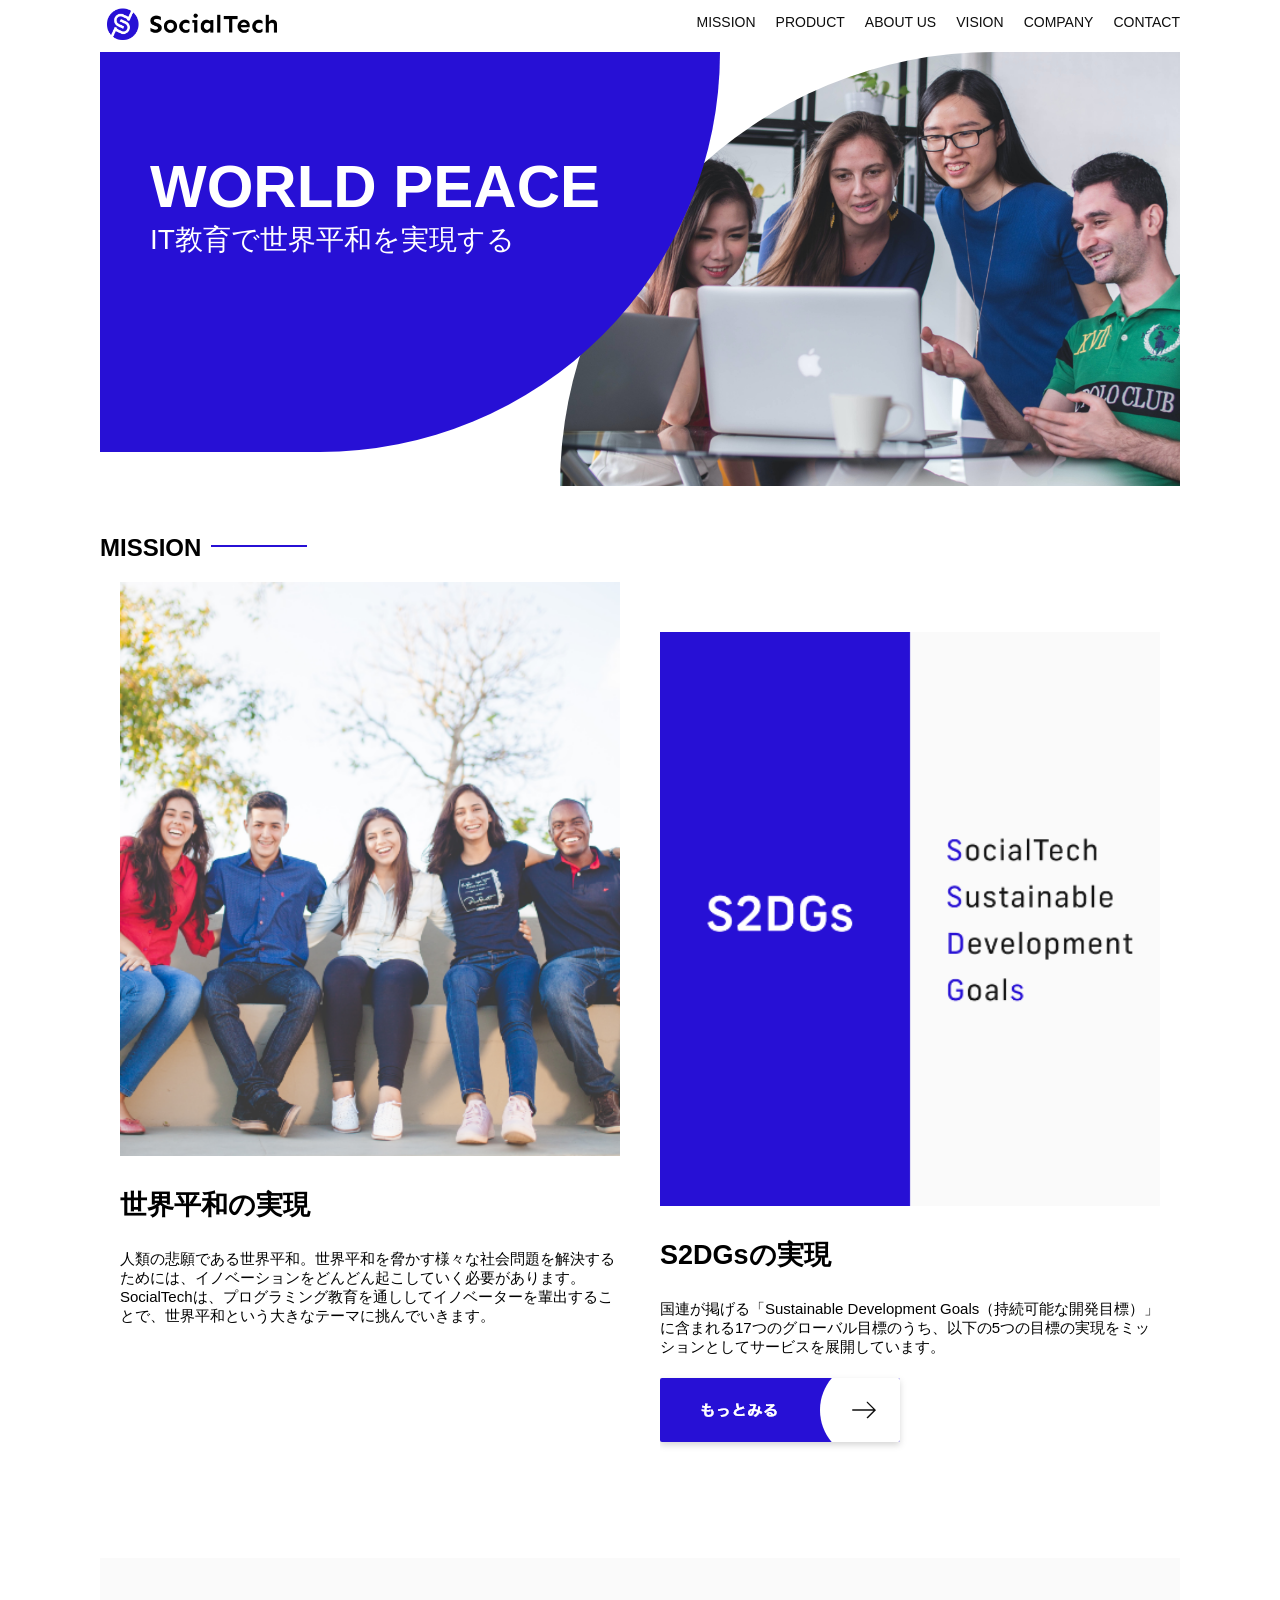
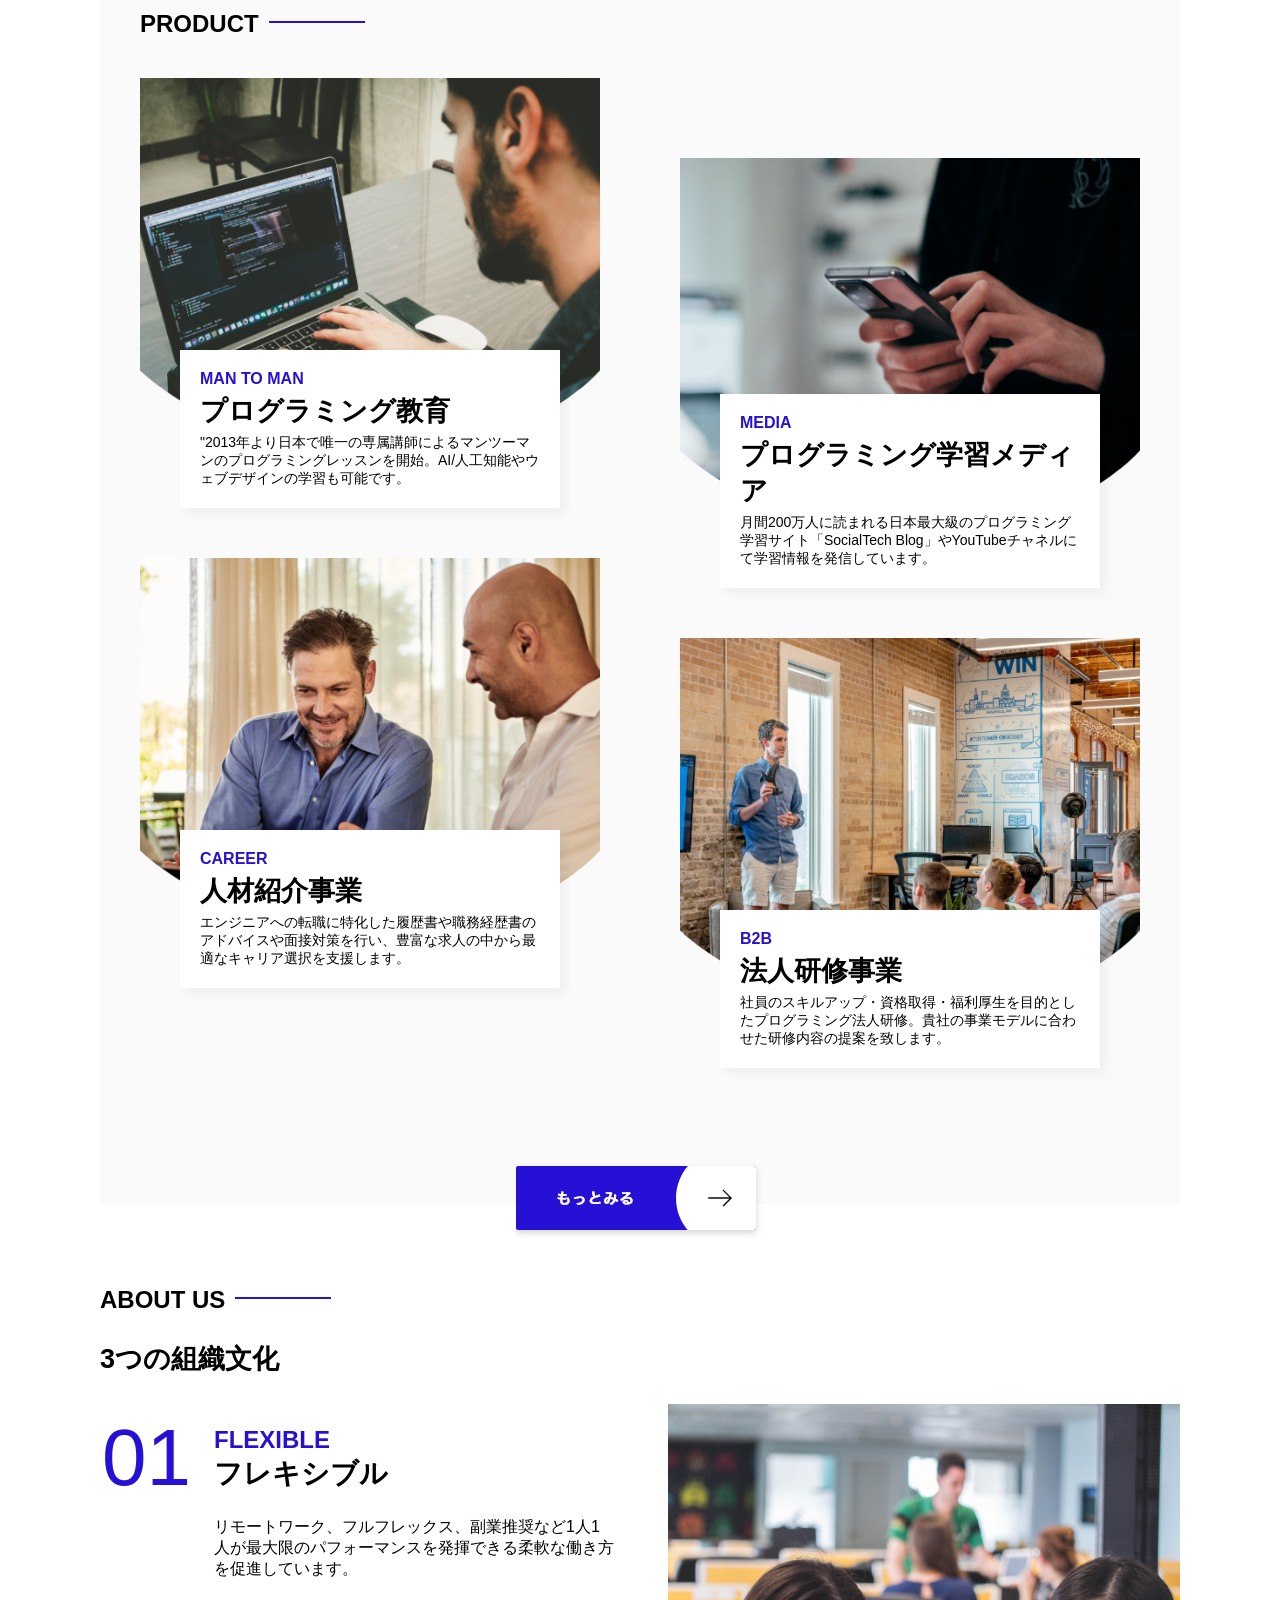
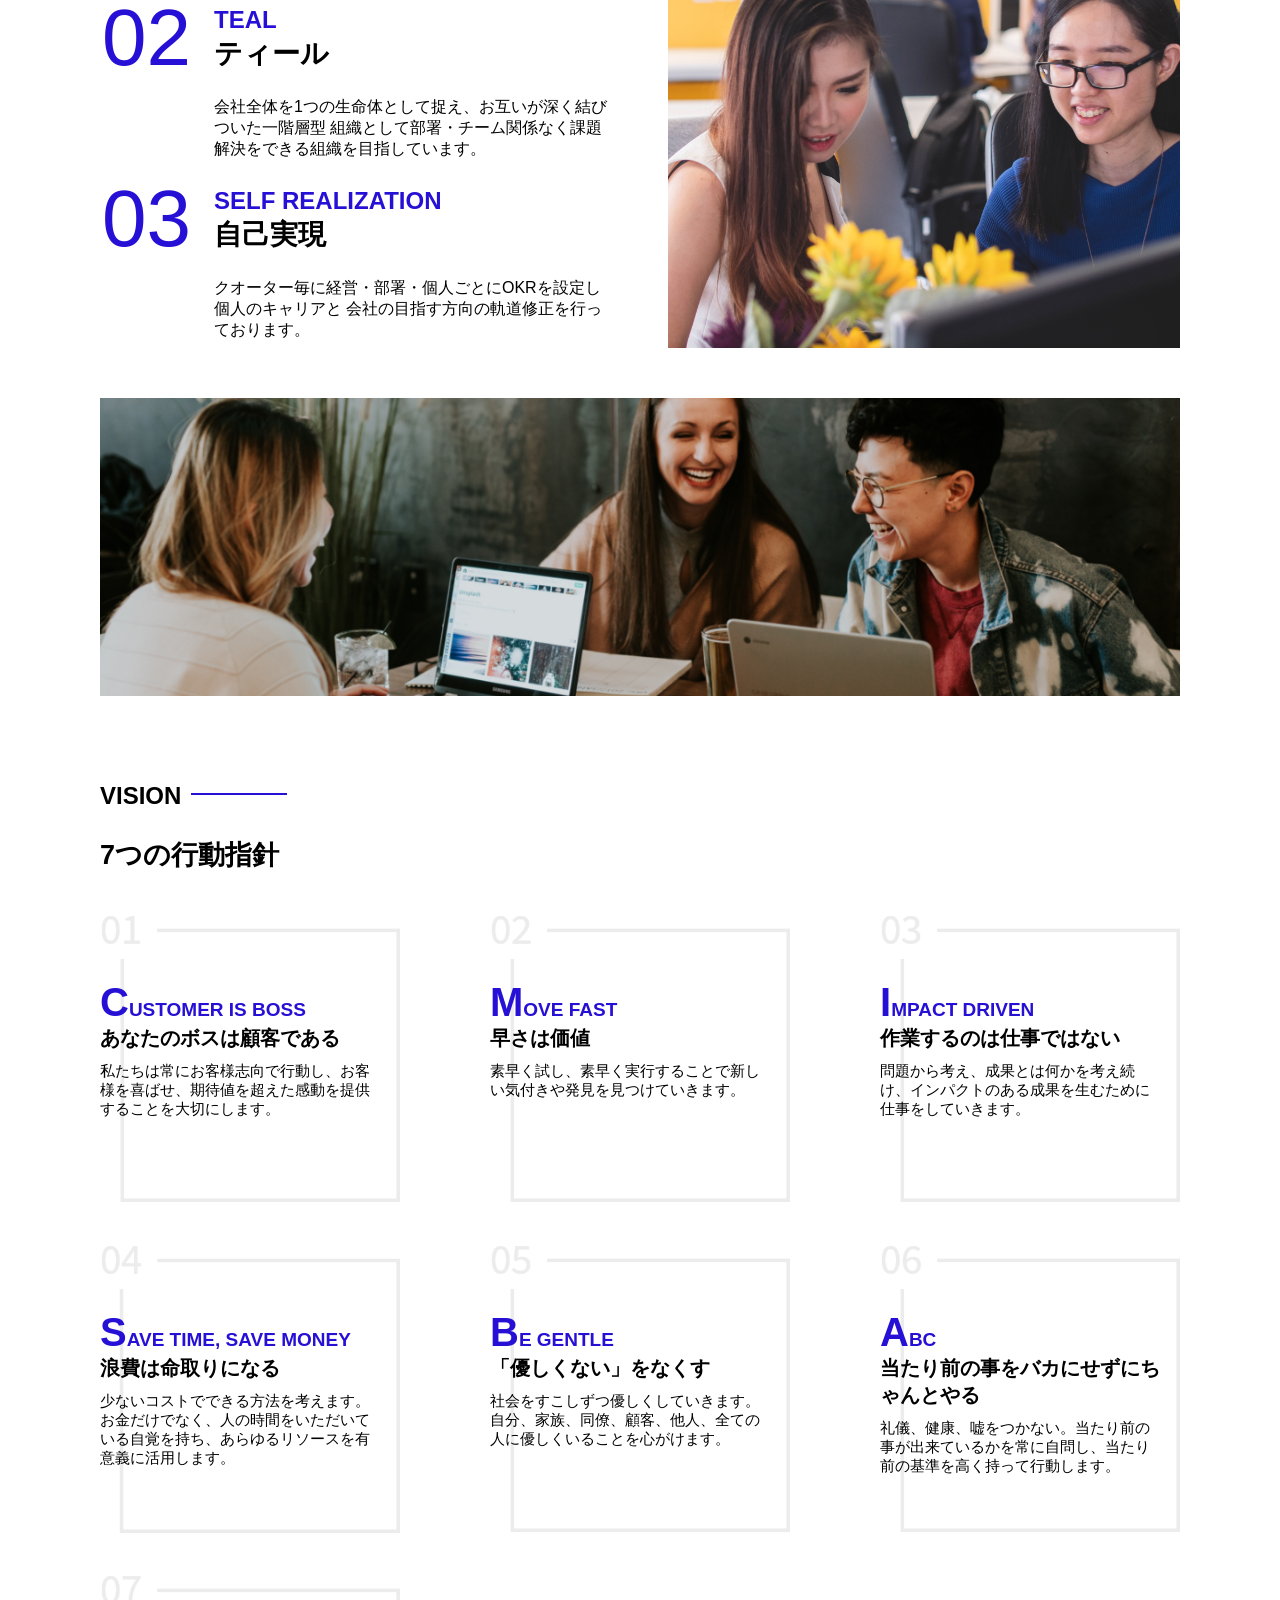
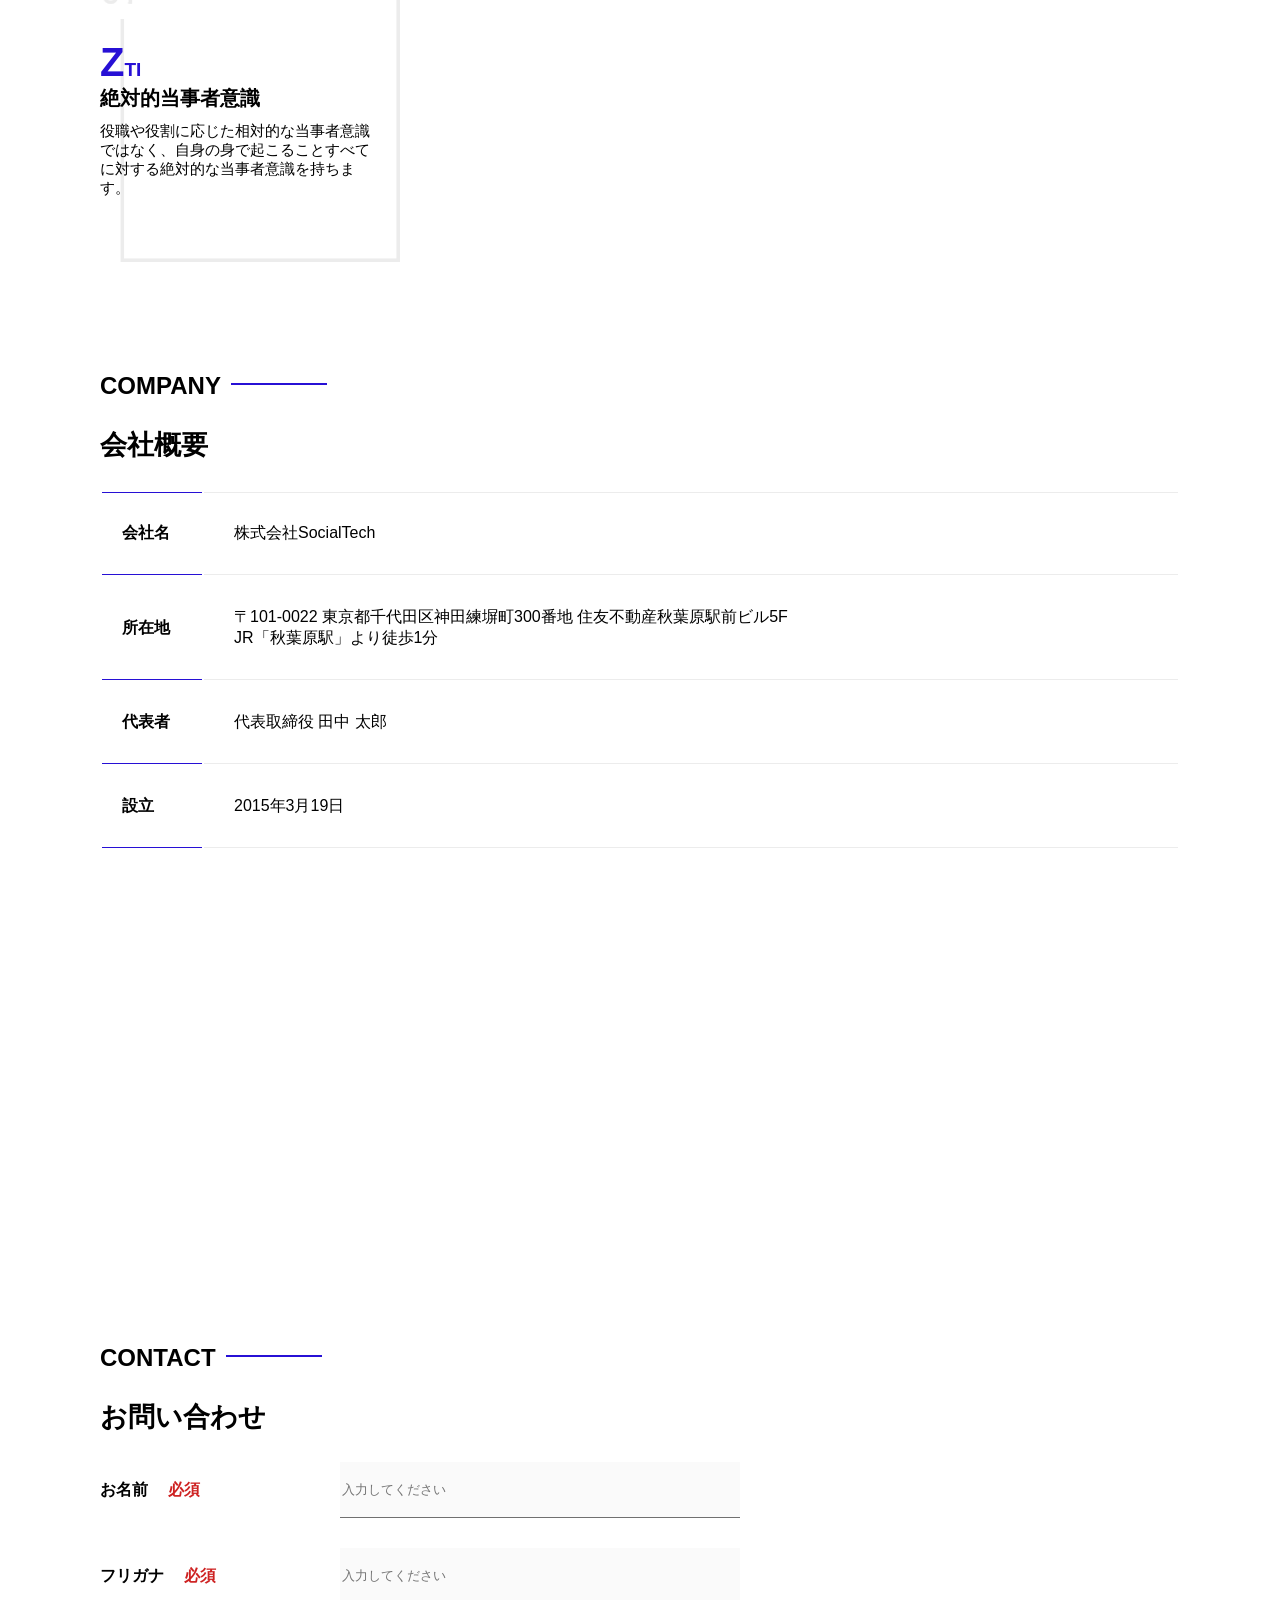
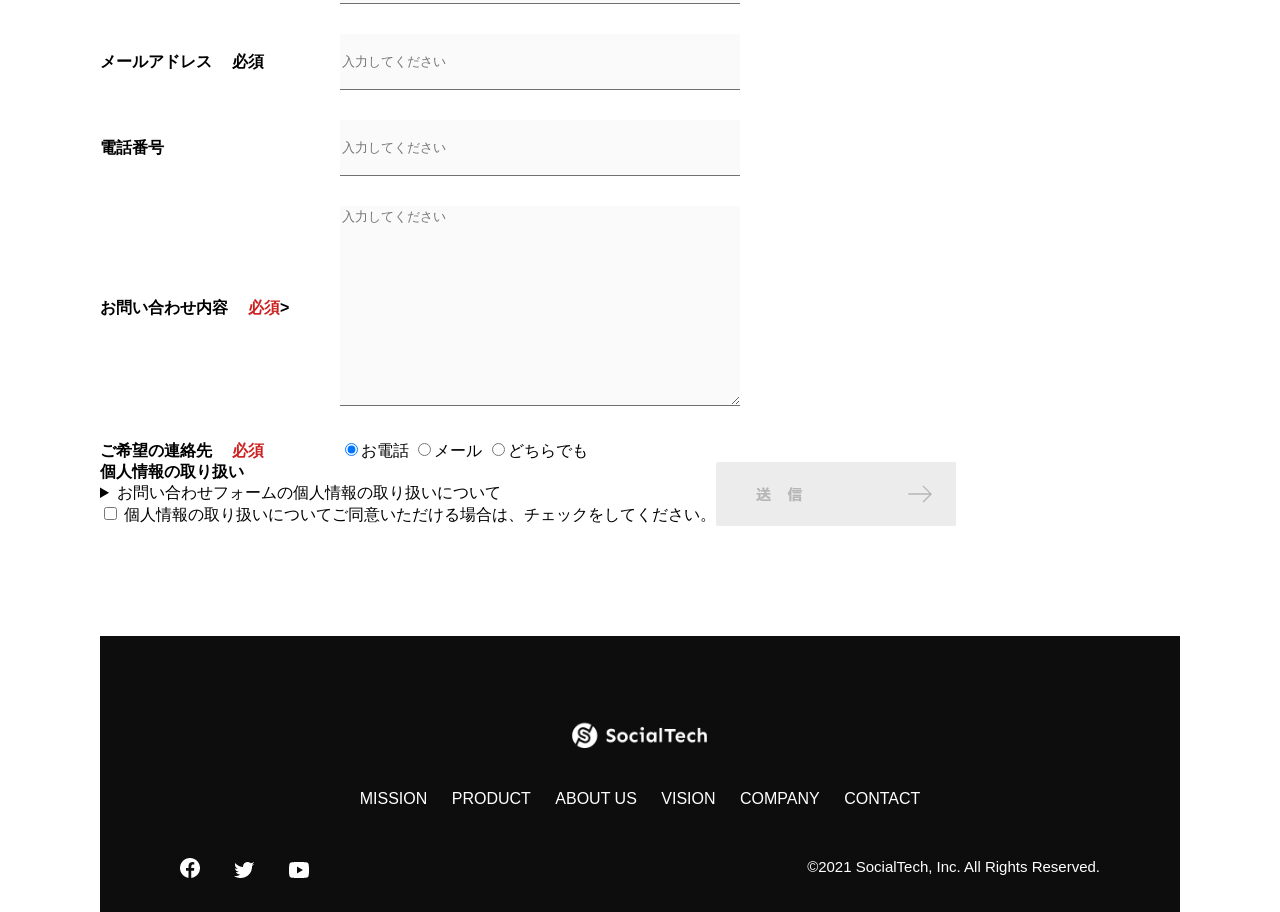
<file: kadai_tutorial_output/index.html>
<!DOCTYPE html>
<html>

<head>
  <title>SocialTech</title>
  <meta charset="utf-8">
  <meta name="description" content="SocialTechはEdTech業界のリーディングカンパニーを目指します。">
  <meta name="viewport" content="width=device-width, initial-scale=1.0">
  <link rel="stylesheet" href="style.css">
</head>

<body>
  <!--ヘッダー-->
  <header>
    <!--ロゴ-->
    <a href="index.html" id="logo">
      <img src="images/logo.png" alt="トップページに戻る">
    </a>
    <!--PC用ナビゲーション-->
    <nav id="nav-pc">
      <ul>
        <li><a href="mission.html">MISSION</a></li>
        <li><a href="product.html">PRODUCT</a></li>
        <li><a href="index.html#aboutus">ABOUT US</a></li>
        <li><a href="index.html#vision">VISION</a></li>
        <li><a href="index.html#company">COMPANY</a></li>
        <li><a href="index.html#contact">CONTACT</a></li>
      </ul>
    </nav>
    <!--スマホ用メニューボタン-->
     <button id="menu-sp" onclick="document.getElementById('nav-sp').style.display = 'block'">
      <img src="images/button-menu.png" alt="ナビゲーションを開く">
     </button>
    <!--スマホ用ナビゲーション-->
    <div id="nav-sp">
      <button id="close" onclick="document.getElementById('nav-sp').style.display = 'none'">
        <img src="images/button-close.png" alt="ナビゲーションを閉じる">
      </button>

      <nav>
        <ul>
          <li>
            <a id="logo-sp" href="index.html" onclick="document.getElementById('nav-sp').style.display = 'none'"><img src="images/logo-sp.png" alt="トップページに戻る"></a>
          </li>
          <li><a class="menu" href="mission.html" onclick="document.getElementById('nav-sp').style.display = 'none'">MISSION</a></li>
          <li><a class="menu" href="product.html" onclick="document.getElementById('nav-sp').style.display = 'none'">PRODUCT</a></li>
          <li><a class="menu" href="index.html#aboutus" onclick="document.getElementById('nav-sp').style.display = 'none'">ABOUT US</a></li>
          <li><a class="menu" href="index.html#vision" onclick="document.getElementById('nav-sp').style.display = 'none'">VISION</a></li>
          <li><a class="menu" href="index.html#company" onclick="document.getElementById('nav-sp').style.display = 'none'">COMPANY</a></li>
          <li><a class="menu" href="index.html#contact" onclick="document.getElementById('nav-sp').style.display = 'none'">CONTACT</a></li>
        </ul>
          </nav>
          <div id="sns">
            <a href="https://www.facebook.com/sejuku2013">
          <img src="images/button-facebook.png" alt="Facebookのリンク">
        </a>
        <a href="https://twitter.com/samuraijuku">
          <img src="images/button-twitter.png" alt="Twitterのリンク">
          </a>
          <a href="https://www.youtubu.com/channel/UCCFOQO5aDK0xXam4cUQXT8g">
            <img src="images/button-youtube.png" alt="YouTubeのリンク">
          </a>
          </div>
           </div>


  </header>
  <main>
    <article>
      <!--メインビジュアル-->
      <section id="main-visual">
        <div id="main-message">
          <h1>WORLD PEACE</h1>
          <p>IT教育で世界平和を実現する</p>
        </div>
        <img src="images/index/index-main.png" alt="PCの周りに集まる多国籍の仲間たち">
      </section>
      <!--ミッション-->
      <section id="mission">
        <h2 class="index-h2">MISSION</h2>
        <div id="mission-flex">
          <div>
            <img id="mission-photo" src="images/index/index-mission.png" alt="屋外のベンチで写真を撮影する多国籍の仲間たち">
            <h3>世界平和の実現</h3>
            <p>人類の悲願である世界平和。世界平和を脅かす様々な社会問題を解決するためには、イノベーションをどんどん起こしていく必要があります。SocialTechは、プログラミング教育を通ししてイノベーターを輩出することで、世界平和という大きなテーマに挑んでいきます。</p>
          </div>
          <div>
            <img id="s2dgs" src="images/index/s2dgs.png" alt="S2DGs">
            <h3>S2DGsの実現</h3>
            <p>国連が掲げる「Sustainable Development Goals（持続可能な開発目標）」に含まれる17つのグローバル目標のうち、以下の5つの目標の実現をミッションとしてサービスを展開しています。</p>
            <a href="mission.html">
              <img src="images/button-more.png" alt="もっとみる">
            </a>
          </div>
        </div>
      </section>
      <!--プロダクト-->
      <section id="product">
        <h2 class="index-h2">PRODUCT</h2>
        <div class="product-flex">
          <div id="product-left">
            <div>
              <img class="product-photo" src="images/index/index-mantoman.png" alt="PCでコードを書く男性">
              <div class="product-explain">
                <span>MAN TO MAN</span>
                <h3>プログラミング教育</h3>
                <p>"2013年より日本で唯一の専属講師によるマンツーマンのプログラミングレッスンを開始。AI/人工知能やウェブデザインの学習も可能です。</p>
              </div>
            </div>
            <div>
              <img class="product-photo" src="images/index/index-career.png" alt="笑顔で話し合う2人の男性">
              <div class="product-explain">
                <span>CAREER</span>
                <h3>人材紹介事業</h3>
                <p>エンジニアへの転職に特化した履歴書や職務経歴書のアドバイスや面接対策を行い、豊富な求人の中から最適なキャリア選択を支援します。</p>
              </div>
            </div>
          </div>
          <div id="product-right">
            <div>
              <img class="product-photo" src="images/index/index-media.png" alt="スマートフォンを操作する人">
              <div class="product-explain">
                <span>MEDIA</span>
                <h3>プログラミング学習メディア</h3>
                <p>月間200万人に読まれる日本最大級のプログラミング学習サイト「SocialTech Blog」やYouTubeチャネルにて学習情報を発信しています。</p>
              </div>
            </div>
            <div>
              <img class="product-photo" src="images/index/index-b2b.png" alt="講演中の男性とそれを聴く人々">
              <div class="product-explain">
                <span>B2B</span>
                <h3>法人研修事業</h3>
                <p>社員のスキルアップ・資格取得・福利厚生を目的としたプログラミング法人研修。貴社の事業モデルに合わせた研修内容の提案を致します。</p>
              </div>
            </div>
          </div>
        </div>
        <div id="product-more">
          <a href="product.html">
            <img src="images/button-more.png" alt="もっとみる">
          </a>
        </div>
      </section>
      <!--ABOUT US-->
      <section id="aboutus">
        <h2 class="index-h2">ABOUT US</h2>
        <h3>3つの組織文化</h3>
        <div>
          <table class="culture-table">
            <tr>
              <td class="culture-num">01</td>
              <th><span class="culture-en">FLEXIBLE</span><br>フレキシブル</th>
            </tr>
            <tr>
              <td>
                <!--空のセル-->
              </td>
              <td class="culture-description">リモートワーク、フルフレックス、副業推奨など1人1人が最大限のパフォーマンスを発揮できる柔軟な働き方を促進しています。</td>
            </tr>
            <tr>
              <td class="culture-num">02</td>
              <th><span class="culture-en">TEAL</span><br>ティール</th>
            </tr>
            <tr>
              <td>
                <!--空のセル-->
              </td>
              <td class="culture-description">会社全体を1つの生命体として捉え、お互いが深く結びついた一階層型 組織として部署・チーム関係なく課題解決をできる組織を目指しています。</td>
            </tr>
            <tr>
              <td class="culture-num">03</td>
              <th><span class="culture-en">SELF REALIZATION</span><br>自己実現</th>
            </tr>
            <tr>
              <td>
                <!--空のセル-->
              </td>
              <td class="culture-description">クオーター毎に経営・部署・個人ごとにOKRを設定し個人のキャリアと 会社の目指す方向の軌道修正を行っております。</td>
            </tr>
          </table>
          <img class="culture-img" src="images/index/index-aboutus1.png" alt="笑顔で話し合う2人の女性">
        </div>
        <img class="culture-img2" src="images/index/index-aboutus2.png" alt="笑顔で話し合う3人の男女">
      </section>
      <!--VISION-->
      <section id="vision">
        <h2 class="index-h2">VISION</h2>
        <h3>7つの行動指針</h3>
        <div>
          <div class="vision-box">
            <img src="images/index/vision-01.png" alt="01">
            <div>
              <h4>CUSTOMER IS BOSS</h4>
              <h5>あなたのボスは顧客である</h5>
              <p>私たちは常にお客様志向で行動し、お客様を喜ばせ、期待値を超えた感動を提供することを大切にします。</p>
            </div>
          </div>
          <div class="vision-box">
            <img src="images/index/vision-02.png" alt="02">
            <div>
              <h4>MOVE FAST</h4>
              <h5>早さは価値</h5>
              <p>素早く試し、素早く実行することで新しい気付きや発見を見つけていきます。</p>
            </div>
          </div>
          <div class="vision-box">
            <img src="images/index/vision-03.png" alt="03">
            <div>
              <h4>IMPACT DRIVEN</h4>
              <h5>作業するのは仕事ではない</h5>
              <p>問題から考え、成果とは何かを考え続け、インパクトのある成果を生むために仕事をしていきます。</p>
            </div>
          </div>
          <div class="vision-box">
            <img src="images/index//vision-04.png" alt="04">
            <div>
              <h4>SAVE TIME, SAVE MONEY</h4>
              <h5>浪費は命取りになる</h5>
              <p>少ないコストでできる方法を考えます。お金だけでなく、人の時間をいただいている自覚を持ち、あらゆるリソースを有意義に活用します。</p>
            </div>
          </div>
          <div class="vision-box">
            <img src="images/index/vision-05.png" alt="05">
            <div>
              <h4>BE GENTLE</h4>
              <h5>「優しくない」をなくす</h5>
              <p>社会をすこしずつ優しくしていきます。自分、家族、同僚、顧客、他人、全ての人に優しくいることを心がけます。</p>
            </div>
          </div>
          <div class="vision-box">
            <img src="images/index/vision-06.png" alt="06">
            <div>
              <h4>ABC</h4>
              <h5>当たり前の事をバカにせずにちゃんとやる</h5>
              <p>礼儀、健康、嘘をつかない。当たり前の事が出来ているかを常に自問し、当たり前の基準を高く持って行動します。</p>
            </div>
          </div>
          <div class="vision-box">
            <img src="images/index/vision-07.png" alt="07">
            <div>
              <h4>ZTI</h4>
              <h5>絶対的当事者意識</h5>
              <p>役職や役割に応じた相対的な当事者意識ではなく、自身の身で起こることすべてに対する絶対的な当事者意識を持ちます。</p>
            </div>
          </div>
        </div>
      </section>
      <!-- COMPANY -->
      <section id="company">
        <h2 class="index-h2">COMPANY</h2>
        <h3>会社概要</h3>
        <table id="company-table">
          <tr>
            <th class="tableheader tableheader-first">会社名</th>
            <td class="cell cell-first">株式会社SocialTech</td>
          </tr>
          <tr>
            <th class="tableheader">所在地</th>
            <td class="cell">〒101-0022 東京都千代田区神田練塀町300番地 住友不動産秋葉原駅前ビル5F<br>JR「秋葉原駅」より徒歩1分</td>
          </tr>
          <tr>
            <th class="tableheader">代表者</th>
            <td class="cell">代表取締役 田中 太郎</td>
          </tr>
          <tr>
            <th class="tableheader">設立</th>
            <td class="cell">2015年3月19日</td>
          </tr>
        </table>
        <iframe src="https://www.google.com/maps/embed?pb=!1m18!1m12!1m3!1d3240.0688551336807!2d139.7720776771055!3d35.69992317258124!2m3!1f0!2f0!3f0!3m2!1i1024!2i768!4f13.1!3m3!1m2!1s0x60188fee13660e23%3A0x77137876edf742ac!2z5L2P5Y-L5LiN5YuV55Sj56eL6JGJ5Y6f6aeF5YmN44OT44Or!5e0!3m2!1sja!2sjp!4v1704858013291!5m2!1sja!2sjp" style="border: 0" allowfullscreen="" loading="lazy"></iframe>
      </section>
      <!--お問い合わせフォーム-->
      <section id="contact">
        <h2 class="index-h2">CONTACT</h2>
        <h3>お問い合わせ</h3>
        <form>
          <div>
            <div class="contact-heading">
              <label class="contact-label">お名前<span class="contact-span">必須</span></label>
            </div>
            <div>
              <input type="text" name="name" placeholder="入力してください" class="contact-textbox">
            </div>
          </div>
          <div>
            <div class="contact-heading">
              <label class="contact-label">フリガナ<span class="contact-span">必須</span></label>
            </div>
            <div>
              <input type="text" name="hurigana" placeholder="入力してください" class="contact-textbox">
            </div>
          </div>
          <div>
            <div class="contact-heading">
              <label class="contact-label">メールアドレス<span class="contact-span"></span>必須</span></label>
            </div>
            <div>
              <input type="text" name="email" placeholder="入力してください" class="contact-textbox">
            </div>
          </div>
          <div>
            <div class="contact-heading">
              <label class="contact-label">電話番号</label>
            </div>
            <div>
              <input type="text" name="tel" placeholder="入力してください" class="contact-textbox">
            </div>
          </div>
          <div>
            <div class="contact-heading">
              <label class="contact-label">お問い合わせ内容<span class="contact-span">必須</span>></label>
            </div>
            <div>
              <textarea class="contact-textarea" placeholder="入力してください" name="message"></textarea>
            </div>
          </div>
          <div>
            <div class="contact-heading">
              <label class="contact-label">ご希望の連絡先<span class="contact-span">必須</span></label>
            </div>
            <div><input class="radiobutton" type="radio" value="tel" name="contact" checked><label>お電話</label>
              <input class="radiobutton" type="radio" value="mail" name="contact"><label>メール</label>
              <input class="radiobutton" type="radio" value="both" name="contact"><label>どちらでも</label>
            </div>
             <div>
            <div class="contact-heading">
              <label class="contact-label">個人情報の取り扱い</label>
            </div>
            <div>
              <details>
                <summary>お問い合わせフォームの個人情報の取り扱いについて</summary>
                <div>
                  <dl>
                    <dt>1.組織の名称又は氏名</dt>
                    <dd>株式会社SocialTech</dd>
                    <dt>2.個人情報保護管理者（若しくはその代理人）の氏名又は職名、所属及び連絡先</dt>
                    <dd>
                      <p>鈴木 一郎 コーポレート部</p>
                      <p>メールアドレス:samurai@example.com</p>
                      <p>TEL:03-1234-5678</p>
                    </dd>
                    <dt>3.個人情報の利用目的</dt>
                    <dd>
                      <ul>
                        <li>･本サービス及び本サービスに関連する情報の提供又はそれらに関する連絡のため</li>
                        <li>･ユーザーの本人確認のため</li>
                        <li>･当社サービスのご案内のため</li>
                        <li>･当社の商品等の広告または宣伝（電子メールによるものを含むものとします。）</li>
                      </ul>
                    </dd>
                    <dt>4.個人情報の取り扱い業務の委託</dt>
                    <dd>
                      個人情報の取扱業務の全部または一部を外部に業務委託する場合があります。その際、弊社は、個人情報を適切に保護できる管理体制を敷き実行していることを条件として委託先を厳選したうえで、機密保持契約を委託先と締結し、お客様の個人情報を厳密に管理させます。
                    </dd>
                    <dt>5.個人情報の開示等の請求</dt>
                    <dd>
                      お客様は、弊社に対してご自身の個人情報の開示等（利用目的の通知、開示、内容の訂正・追加・削除、利用の停止または消去、第三者への提供の停止）に関して、当社問合わせ窓口に申し出ることができます。<br>
                      その際、弊社はお客様ご本人を確認させていただいたうえで、合理的な期間内に対応いたします。<br>
                      なお、個人情報に関する弊社問合わせ先は、次の通りです。
                    </dd>
                    <dd>
                      <p>株式会社SocialTech　個人情報問合せ窓口</p>
                      <p>〒150-0043　東京都千代田区神田練塀町300番地 住友不動産秋葉原駅前ビル5F</p>
                      <p>メールアドレス：samurai@example.com　TEL：03-1234-5678</p>
                    </dd>

                    <dt>６．個人情報を提供されることの任意性について</dt>
                    <dd>お客様がご自身の個人情報を弊社に提供されるか否かは、お客様のご判断によりますが、もしご提供されない場合には、適切なサービスが提供できない場合がありますので予めご了承ください。</dd>
                  </dl>
                </div>
              </details>
              <input type="checkbox" name="agree">
              <span>個人情報の取り扱いについてご同意いただける場合は、チェックをしてください。</span>
            </div>
          </div>
          <input type="image" src="images/button-submit.png" alt="送信する">
        </form>
      </section>
    </article>
  </main>

  <footer>
    <div id="footer-logo">
      <img src="images/logo-sp.png" alt="SocialTech">
    </div>
    <div id="footer-link">
      <a href="mission.html">MISSION</a>
      <a href="product.html">PRODUCT</a>
      <a href="index.html#aboutus">ABOUT US</a>
      <a href="index.html#vision">VISION</a>
      <a href="index.html#company">COMPANY</a>
      <a href="index.html#contact">CONTACT</a>
    </div>
    <div id="sns-footer">
      <div class="sns-btns">
        <a href="https://www.facebook.com/sejuku2013"><img src="images/button-facebook.png" alt="Facebookのリンク"></a>
        <a href="https://twitter.com/samuraijuku"><img src="images/button-twitter.png" alt="Twitterのリンク"></a>
        <a href="https://www.youtube.com/channel/UCCFOQO5aDK0xXam4cUQXT8g"><img src="images/button-youtube.png"
            alt="YouTubeのリンク"></a>
      </div>
      <p id="copyright">&copy;2021 SocialTech, Inc. All Rights Reserved.</p>
    </div>

  </footer>
</body>

</html>
</file>
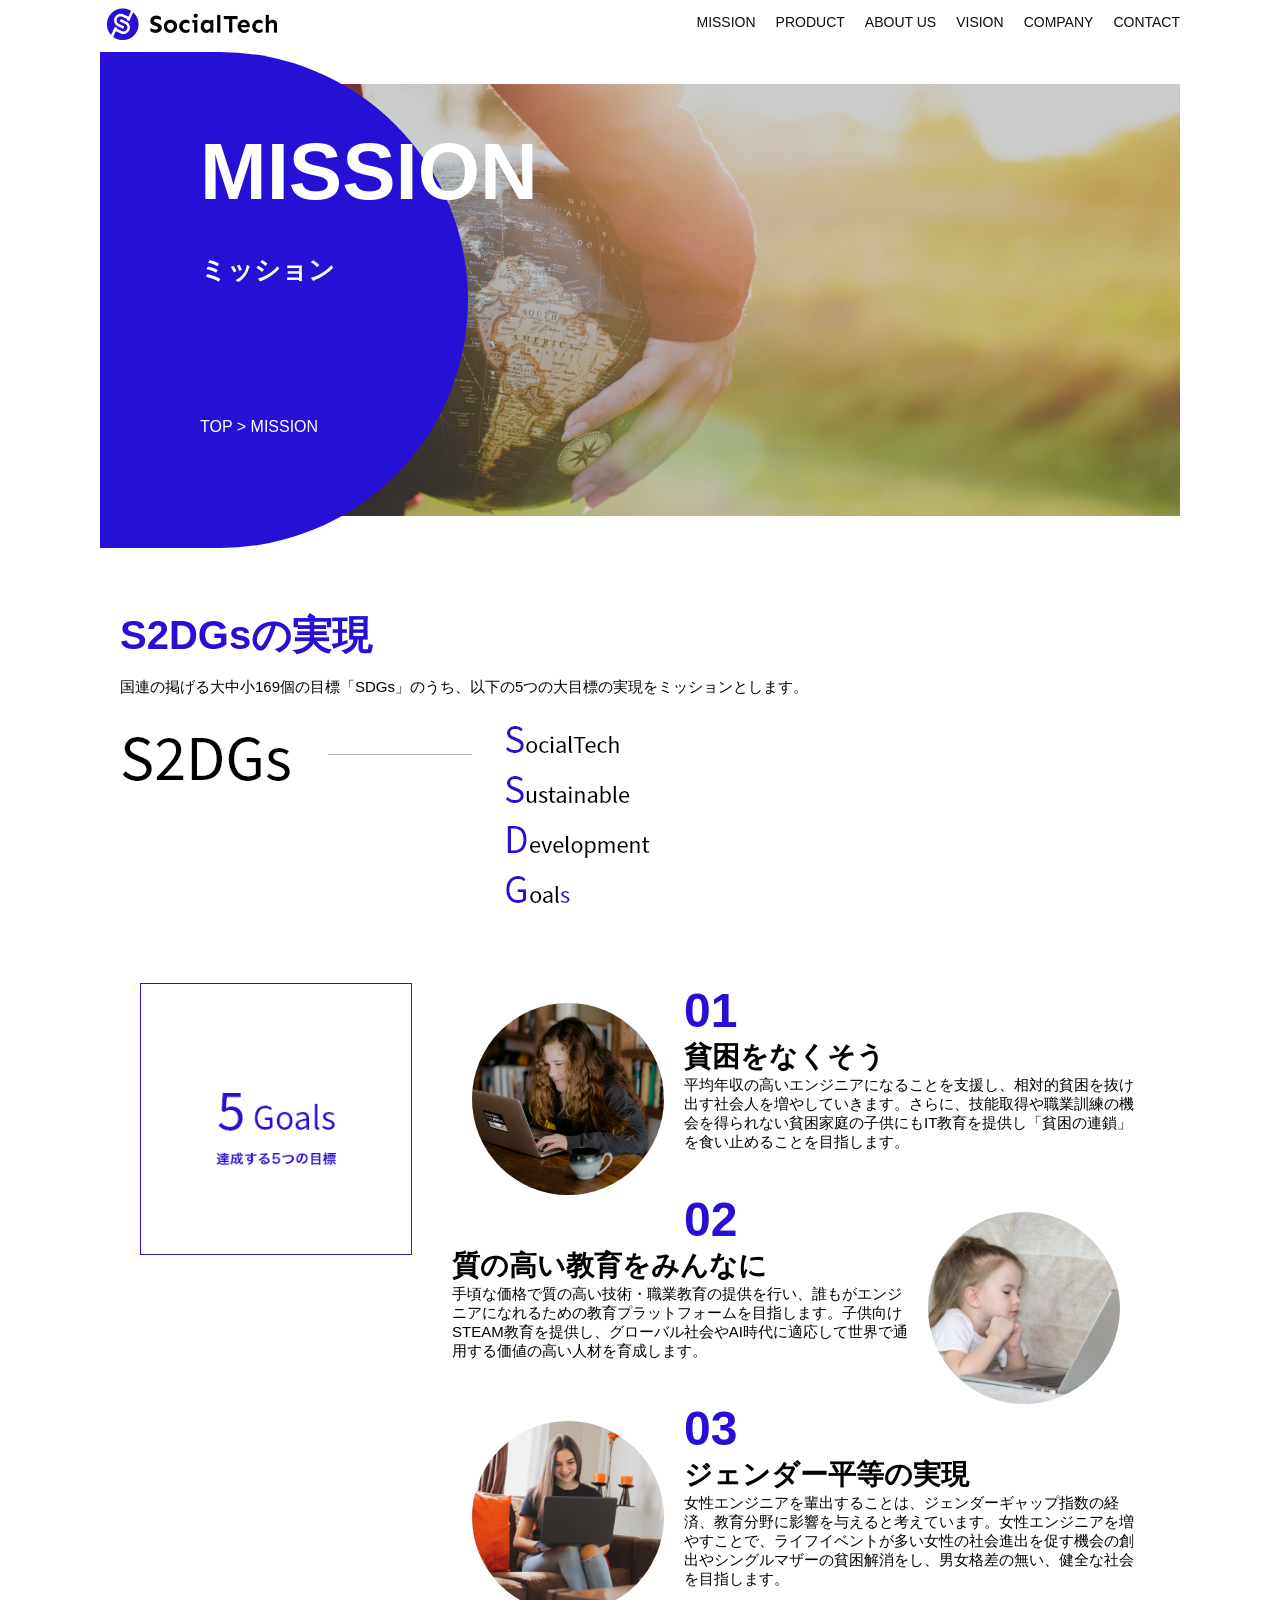
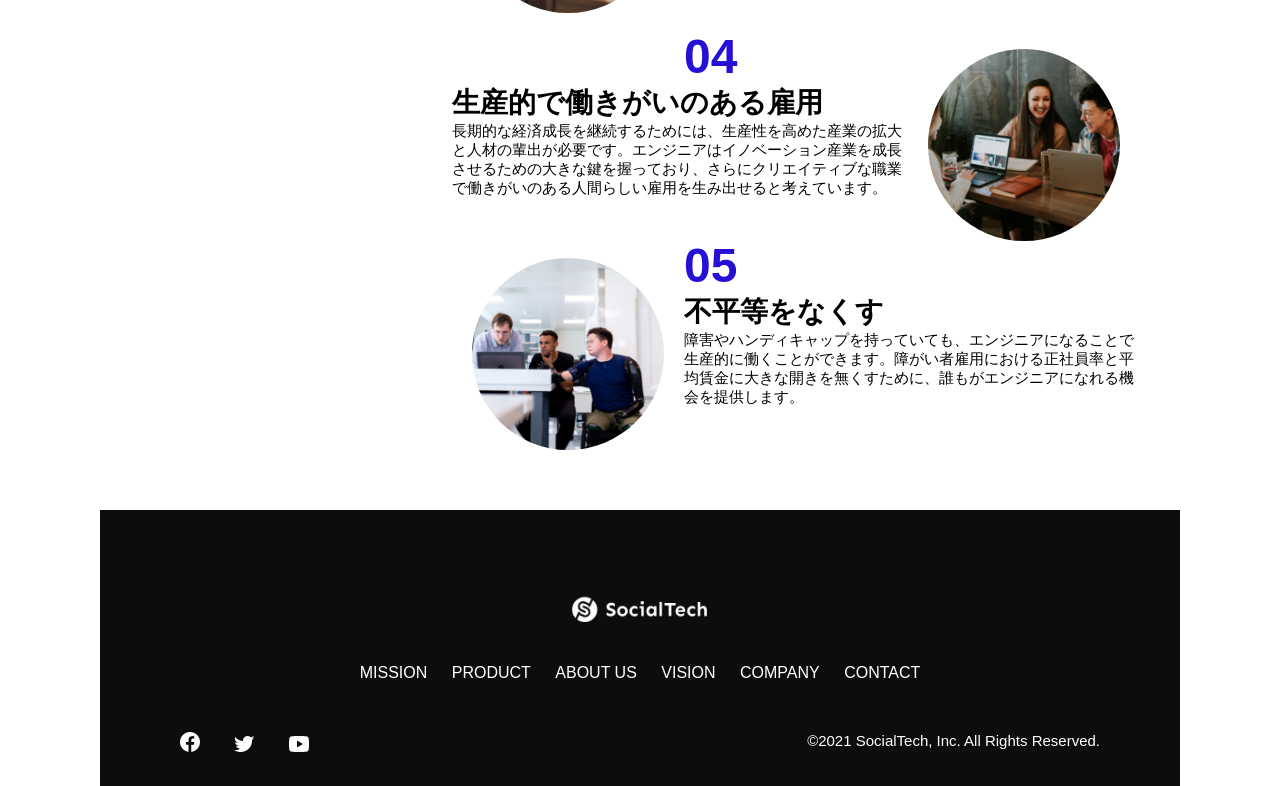
<file: kadai_tutorial_output/mission.html>
<!DOCTYPE html>
<html>

<head>
  <title>SocialTech - MISSION ミッション -</title>
  <meta charset="utf-8">
  <meta name="description" content="SocialTechが目指す5つの目標（S2DGs）を紹介します">
  <meta name="viewport" content="width=device-width, initial-scale=1.0">
  <link rel="stylesheet" href="style.css">
</head>

<body>
  <!--ヘッダー-->
  <header>
    <!--ロゴ-->
    <a href="index.html" id="logo">
      <img src="images/logo.png" alt="トップページに戻る">
    </a>
    <!--PC用ナビゲーション-->
    <nav id="nav-pc">
      <ul>
        <li><a href="mission.html">MISSION</a></li>
        <li><a href="product.html">PRODUCT</a></li>
        <li><a href="index.html#aboutus">ABOUT US</a></li>
        <li><a href="index.html#vision">VISION</a></li>
        <li><a href="index.html#company">COMPANY</a></li>
        <li><a href="index.html#contact">CONTACT</a></li>
      </ul>
    </nav>
    <!--スマホ用メニューボタン-->
    <button id="menu-sp" onclick="document.getElementById('nav-sp').style.display = 'block'">
      <img src="images/button-menu.png" alt="ナビゲーションを開く">
    </button>
    <!--スマホ用ナビゲーション-->
    <div id="nav-sp">
      <button id="close" onclick="document.getElementById('nav-sp').style.display = 'none'">
        <img src="images/button-close.png" alt="ナビゲーションを閉じる">
      </button>

      <nav>
        <ul>
          <li>
            <a id="logo-sp" href="index.html" onclick="document.getElementById('nav-sp').style.display = 'none'"><img
                src="images/logo-sp.png" alt="トップページに戻る"></a>
          </li>
          <li><a class="menu" href="mission.html"
              onclick="document.getElementById('nav-sp').style.display = 'none'">MISSION</a></li>
          <li><a class="menu" href="product.html"
              onclick="document.getElementById('nav-sp').style.display = 'none'">PRODUCT</a></li>
          <li><a class="menu" href="index.html#aboutus"
              onclick="document.getElementById('nav-sp').style.display = 'none'">ABOUT US</a></li>
          <li><a class="menu" href="index.html#vision"
              onclick="document.getElementById('nav-sp').style.display = 'none'">VISION</a></li>
          <li><a class="menu" href="index.html#company"
              onclick="document.getElementById('nav-sp').style.display = 'none'">COMPANY</a></li>
          <li><a class="menu" href="index.html#contact"
              onclick="document.getElementById('nav-sp').style.display = 'none'">CONTACT</a></li>
        </ul>
      </nav>
      <div id="sns">
        <a href="https://www.facebook.com/sejuku2013">
          <img src="images/button-facebook.png" alt="Facebookのリンク">
        </a>
        <a href="https://twitter.com/samuraijuku">
          <img src="images/button-twitter.png" alt="Twitterのリンク">
        </a>
        <a href="https://www.youtube.com/channel/UCCFOQO5aDK0xXam4cUQXT8g">
          <img src="images/button-youtube.png" alt="youTubeのリンク">
        </a>
      </div>
    </div>
  </header>

  <main>
    <article>
      <section id="mission-main">
        <div class="mission-main-inner">
          <div id="mission-title">
            <h1>MISSION<br><span>ミッション</span></h1>
            <p>TOP > MISSION</p>
          </div>
        </div>
      </section>

      <section id="mission-s2dgs">
        <h2 class="mission-h2">S2DGsの実現</h2>
        <p>国連の掲げる大中小169個の目標「SDGs」のうち、以下の5つの大目標の実現をミッションとします。</p>
        <img src="images/mission/mission-s2dgs.png" alt="S2DGs">
      </section>

      <section id="mission-five-goals">
        <div class="five-goals-image">
          <img src="images/mission/mission-5goals.png" alt="5Goals">
        </div>       
          <div class="five-goals-read">
            <div>
              <img class="fivegoals-image-left" src="images/mission/mission-5goals01.png" alt="㍶を操作する女の子">
              <span class="fivegoals-number">01</span>
              <h3 class="fivegoals-h3">貧困をなくそう</h3>
              <p class="fivegoals-p">
                平均年収の高いエンジニアになることを支援し、相対的貧困を抜け出す社会人を増やしていきます。さらに、技能取得や職業訓練の機会を得られない貧困家庭の子供にもIT教育を提供し「貧困の連鎖」を食い止めることを目指します。</p>
            </div>
            <div>
              <img class="fivegoals-image-right" src="images/mission/mission-5goals02.png" alt="PCを見つめる小さい女の子">
              <span class="fivegoals-number">02</span>
              <h3 class="fivegoals-h3">質の高い教育をみんなに</h3>
              <p class="fivegoals-p">
                手頃な価格で質の高い技術・職業教育の提供を行い、誰もがエンジニアになれるための教育プラットフォームを目指します。子供向けSTEAM教育を提供し、グローバル社会やAI時代に適応して世界で通用する価値の高い人材を育成します。
              </p>
            </div>
            <div>
              <img class="fivegoals-image-left" src="images/mission/mission-5goals03.png" alt="PCを操作する女性">
              <span class="fivegoals-number">03</span>
              <h3 class="fivegoals-h3">ジェンダー平等の実現</h3>
              <p class="fivegoals-p">
                女性エンジニアを輩出することは、ジェンダーギャップ指数の経済、教育分野に影響を与えると考えています。女性エンジニアを増やすことで、ライフイベントが多い女性の社会進出を促す機会の創出やシングルマザーの貧困解消をし、男女格差の無い、健全な社会を目指します。
              </p>
            </div>
            <div>
              <img class="fivegoals-image-right" src="images/mission/mission-5goals04.png" alt="笑顔で話し合う3人の男女">
              <span class="fivegoals-number">04</span>
              <h3 class="fivegoals-h3">生産的で働きがいのある雇用</h3>
              <p class="fivegoals-p">
                長期的な経済成長を継続するためには、生産性を高めた産業の拡大と人材の輩出が必要です。エンジニアはイノベーション産業を成長させるための大きな鍵を握っており、さらにクリエイティブな職業で働きがいのある人間らしい雇用を生み出せると考えています。
              </p>
            </div>
            <div>
              <img class="fivegoals-image-left" src="images/mission/mission-5goals05.png" alt="障害を持つ男性が生き生きと働く様子">
              <span class="fivegoals-number">05</span>
              <h3 class="fivegoals-h3">不平等をなくす</h3>
              <p class="fivegoals-p">
                障害やハンディキャップを持っていても、エンジニアになることで生産的に働くことができます。障がい者雇用における正社員率と平均賃金に大きな開きを無くすために、誰もがエンジニアになれる機会を提供します。</p>
            </div> 
          </div>
      </section>
      

    </article>
  </main>
  <footer>
    <div id="footer-logo">
      <img src="images/logo-sp.png" alt="SocialTech">
    </div>
    <div id="footer-link">
      <a href="mission.html">MISSION</a>
      <a href="product.html">PRODUCT</a>
      <a href="index.html#aboutus">ABOUT US</a>
      <a href="index.html#vision">VISION</a>
      <a href="index.html#company">COMPANY</a>
      <a href="index.html#contact">CONTACT</a>
    </div>
    <div id="sns-footer">
      <div class="sns-btns">
        <a href="https://www.facebook.com/sejuku2013"><img src="images/button-facebook.png" alt="Facebookのリンク"></a>
        <a href="https://twitter.com/samuraijuku"><img src="images/button-twitter.png" alt="Twitterのリンク"></a>
        <a href="https://www.youtubu.com/channel/UCCFOQO5aDK0xXam4cUQXT8g"><img src="images/button-youtube.png"
            alt="youTubeのリンク"></a>
      </div>
      <p id="copyright">&copy;2021 SocialTech, Inc. All Rights Reserved.</p>
    </div>    
   
  </footer> 
  </body>
 </html>
</file>
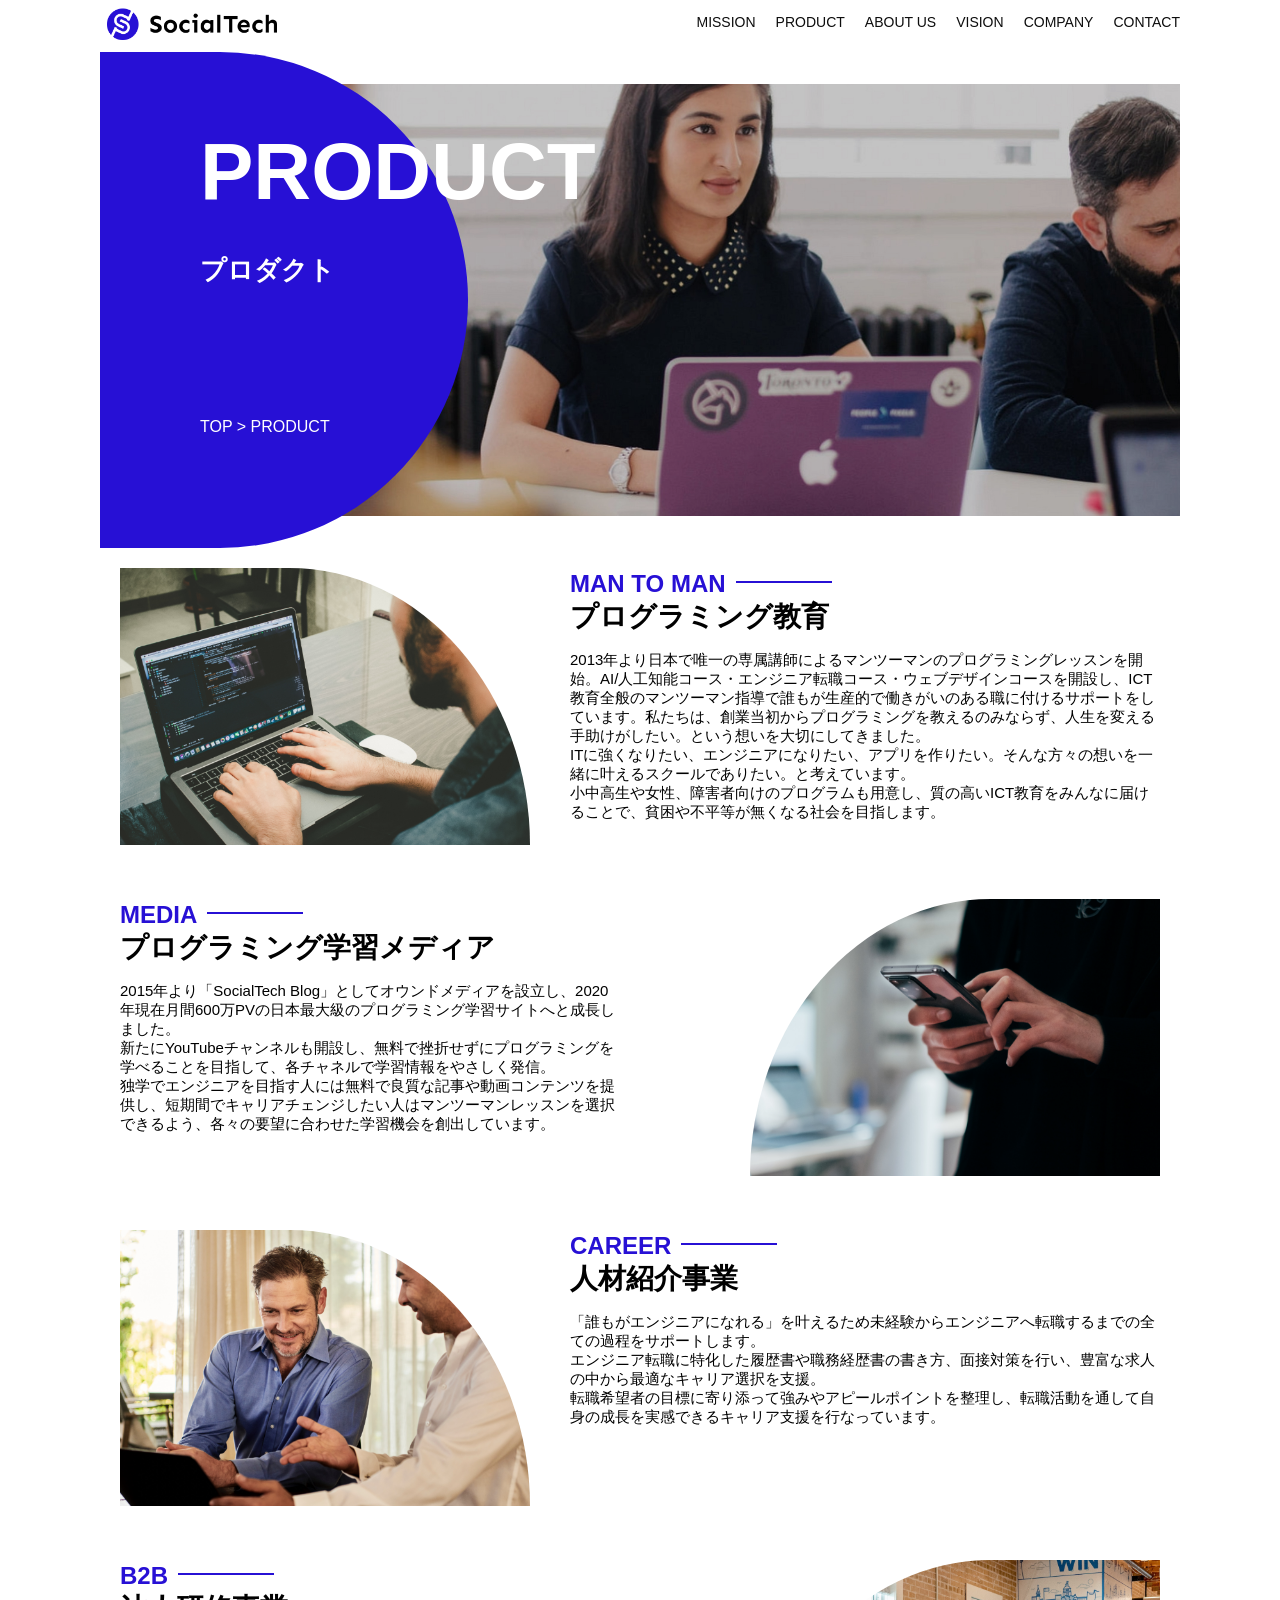
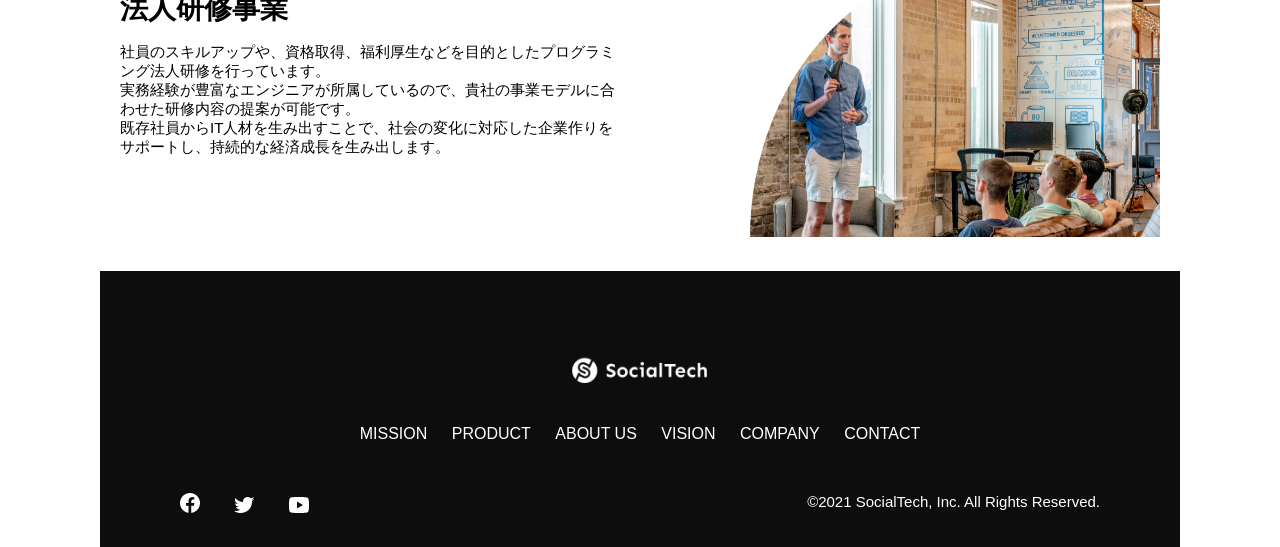
<file: kadai_tutorial_output/product.html>
<!DOCTYPE html>
<html>

<head>
  <title>SocialTech -PRODUCT プロダクト-</title>
  <meta charset="utf-8">
  <meta name="description" content="SocialTechの4つのプロダクトを紹介します">
  <meta name="viewport" content="width=device-width, initial-scale=1.0">
  <link rel="stylesheet" href="style.css">
</head>

<body>
  <!--ヘッダー-->
  <header>
    <!--ロゴ-->
    <a href="index.html" id="logo">
      <img src="images/logo.png" alt="トップページに戻る">
    </a>
    <!--PC用ナビゲーション-->
    <nav id="nav-pc">
      <ul>
        <li><a href="mission.html">MISSION</a></li>
        <li><a href="product.html">PRODUCT</a></li>
        <li><a href="index.html#aboutus">ABOUT US</a></li>
        <li><a href="index.html#vision">VISION</a></li>
        <li><a href="index.html#company">COMPANY</a></li>
        <li><a href="index.html#contact">CONTACT</a></li>
      </ul>
    </nav>
    <!--スマホ用メニューボタン-->
    <button id="menu-sp" onclick="document.getElementById('nav-sp').style.display = 'block'">
      <img src="images/button-menu.png" alt="ナビゲーションを開く">
    </button>
    <!--スマホ用ナビゲーション-->
    <div id="nav-sp">
      <button id="close" onclick="document.getElementById('nav-sp').style.display = 'none'">
        <img src="images/button-close.png" alt="ナビゲーションを閉じる">
      </button>

      <nav>
        <ul>
          <li>
            <a id="logo-sp" href="index.html" onclick="document.getElementById('nav-sp').style.display = 'none'"><img
                src="images/logo-sp.png" alt="トップページに戻る"></a>
          </li>
          <li><a class="menu" href="mission.html"
              onclick="document.getElementById('nav-sp').style.display = 'none'">MISSION</a></li>
          <li><a class="menu" href="product.html"
              onclick="document.getElementById('nav-sp').style.display = 'none'">PRODUCT</a></li>
          <li><a class="menu" href="index.html#aboutus"
              onclick="document.getElementById('nav-sp').style.display = 'none'">ABOUT US</a></li>
          <li><a class="menu" href="index.html#vision"
              onclick="document.getElementById('nav-sp').style.display = 'none'">VISION</a></li>
          <li><a class="menu" href="index.html#company"
              onclick="document.getElementById('nav-sp').style.display = 'none'">COMPANY</a></li>
          <li><a class="menu" href="index.html#contact"
              onclick="document.getElementById('nav-sp').style.display = 'none'">CONTACT</a></li>
        </ul>
      </nav>
      <div id="sns">
        <a href="https://www.facebook.com/sejuku2013">
          <img src="images/button-facebook.png" alt="Facebookのリンク">
        </a>
        <a href="https://twitter.com/samuraijuku">
          <img src="images/button-twitter.png" alt="Twitterのリンク">
        </a>
        <a href="https://www.youtube.com/channel/UCCFOQO5aDK0xXam4cUQXT8g">
          <img src="images/button-youtube.png" alt="youTubeのリンク">
        </a>
      </div>
    </div>      
  </header>

  <main>
    <article>
      <section id="product-main">
        <div class="product-main-inner">
          <div id="product-title">
            <h1>PRODUCT<br><span>プロダクト</span></h1>
            <p>TOP > PRODUCT</p>
          </div>
        </div>
      </section>

      <section class="product-section product-section-left">
        <div class="product-section-img">
          <img src="images/product/product-mantoman.png" alt="PCでコードを書く男性">
        </div>
        <div class="product-read">
          <h2 class="product-h2">MAN TO MAN</h2>
                <h3 class="product-h3">プログラミング教育</h3>
                <p>2013年より日本で唯一の専属講師によるマンツーマンのプログラミングレッスンを開始。AI/人工知能コース・エンジニア転職コース・ウェブデザインコースを開設し、ICT教育全般のマンツーマン指導で誰もが生産的で働きがいのある職に付けるサポートをしています。私たちは、創業当初からプログラミングを教えるのみならず、人生を変える手助けがしたい。という想いを大切にしてきました。<br>ITに強くなりたい、エンジニアになりたい、アプリを作りたい。そんな方々の想いを一緒に叶えるスクールでありたい。と考えています。<br>小中高生や女性、障害者向けのプログラムも用意し、質の高いICT教育をみんなに届けることで、貧困や不平等が無くなる社会を目指します。</p>
                </div>
      </section>

      <section class="product-section product-section-right">
        <div class="product-read">
          <h2 class="product-h2">MEDIA</h2>
          <h3 class="product-h3">プログラミング学習メディア</h3>
          <p>2015年より「SocialTech Blog」としてオウンドメディアを設立し、2020年現在月間600万PVの日本最大級のプログラミング学習サイトへと成長しました。<br>新たにYouTubeチャンネルも開設し、無料で挫折せずにプログラミングを学べることを目指して、各チャネルで学習情報をやさしく発信。<br>独学でエンジニアを目指す人には無料で良質な記事や動画コンテンツを提供し、短期間でキャリアチェンジしたい人はマンツーマンレッスンを選択できるよう、各々の要望に合わせた学習機会を創出しています。</p>
        </div>
        <div class="product-section-img">
          <img src="images/product/product-media.png" alt="スマートフォンを操作する人">
        </div>
      </section>

      <section class="product-section product-section-left">
        <div class="product-section-img">
          <img src="images/product/product-career.png" alt="笑顔で話し合う2人の男性">
        </div>
        <div class="product-read">
          <h2 class="product-h2">CAREER</h2>
          <h3 class="product-h3">人材紹介事業</h3>
          <p>「誰もがエンジニアになれる」を叶えるため未経験からエンジニアへ転職するまでの全ての過程をサポートします。<br>エンジニア転職に特化した履歴書や職務経歴書の書き方、面接対策を行い、豊富な求人の中から最適なキャリア選択を支援。<br>転職希望者の目標に寄り添って強みやアピールポイントを整理し、転職活動を通して自身の成長を実感できるキャリア支援を行なっています。<br></p>
        </div>
      </section>

      <section class="product-section product-section-right">
        <div class="product-read">
          <h2 class="product-h2">B2B</h2>
          <h3 class="product-h3">法人研修事業</h3>
          <p>社員のスキルアップや、資格取得、福利厚生などを目的としたプログラミング法人研修を行っています。<br>実務経験が豊富なエンジニアが所属しているので、貴社の事業モデルに合わせた研修内容の提案が可能です。<br>既存社員からIT人材を生み出すことで、社会の変化に対応した企業作りをサポートし、持続的な経済成長を生み出します。</p>
        </div>
        <div class="product-section-img">
          <img src="images/product/product-b2b.png" alt="講演中の男性とそれを聴く人々">
        </div>
      </section>

           
    </article>
  </main>

  <footer>
    <div id="footer-logo">
      <img src="images/logo-sp.png" alt="SocialTech">
    </div>
    <div id="footer-link">
      <a href="mission.html">MISSION</a>
      <a href="product.html">PRODUCT</a>
      <a href="index.html#aboutus">ABOUT US</a>
      <a href="index.html#vision">VISION</a>
      <a href="index.html#company">COMPANY</a>
      <a href="index.html#contact">CONTACT</a>
    </div>
    <div id="sns-footer">
      <div class="sns-btns">
        <a href="https://www.facebook.com/sejuku2013"><img src="images/button-facebook.png" alt="Facebookのリンク"></a>
        <a href="https://twitter.com/samuraijuku"><img src="images/button-twitter.png" alt="Twitterのリンク"></a>
        <a href="https://www.youtube.com/channel/UCCFOQO5aDK0xXam4cUQXT8g"><img src="images/button-youtube.png"
            alt="youTubeのリンク"></a>
      </div>
      <p id="copyright">&copy;2021 SocialTech, Inc. All Rights Reserved.</p>
    </div>

  </footer>
</body>

</html>
</file>
<file: kadai_tutorial_output/style.css>
/* PC、スマホ共通スタイル */
* {
  box-sizing: border-box;
}

p {
  font-size: 15px;
}

body {
  max-width: 1080px;
  margin: 0 auto 0 auto;
  font-family: "Source Sans Pro", "Hiragino Kaku Gothic ProN", Meiryo, Arial, sans-serif;
}

/* ヘッダー */
header {
  display: flex;
  justify-content: space-between;
}

/* ナビゲーションのレイアウト */
#nav-pc {
  font-size: 14px; 
}

#nav-pc ul {
  display: flex;
  padding-left: 0;
}

#nav-pc li {
  list-style: none;
}


/* ナビゲーションの装飾設定 */
#nav-pc a {
  text-decoration: none;
  margin-left: 20px;
  color: #0d0d0d;
}

#nav-pc a:hover {
  text-decoration: underline;
}
/*スマホ用ナビを非表示*/
#nav-sp,
#menu-sp {
   display: none;
}


/* メインビジュアル */
#main-visual {
  position: relative;
  height: 400px;
}

#main-message {
  position: absolute;
  top: 0;
  left: 0;
  background-color: #2710d5;
  color: #ffffff;
  border-radius: 0 0 476px 0;
  max-width: 620px;
  height: 100%;
  width: 100%;
  z-index: 11;
}

#main-message h1 {
  font-size: 60px;
  margin: 100px 0 0 50px;
}

#main-message> p {
  font-size: 28px;
  margin: 0 0 0 50px;
}

#main-visual > img {
  max-width: 620px;
  border-radius: 476px 0 0 0;
  position: absolute;
  top: 0;
  right: 0;
  z-index: 10;
}

/*見出し*/
h2 {
  margin: 40px 0 0 0;
}

h2::after {
  content: url("images/line.png");
  margin-left: 10px;
}

h3 {
  font-size: 27px;
}

/* ミッション */
#mission {
  margin: 80px auto 80px auto;
}

#mission-flex {
  display: flex;
}

#mission-flex > div {
  width: 50%;
  margin: 20px;
}

#mission-photo {
  width: 100%;
}

#s2dgs {
  margin-top: 50px;
  width: 100%;
}

/* プロダクト */
#product {
  background-color: #fafafa;
  margin: 80px 0 80px 0;
  padding: 10px 40px 0px 40px;
}

/* 外枠 */
#product .product-flex {
  margin-top: 40px;
  display: flex;
}

/* 左のカラム */
#product-left {
  width: 50%;
  margin-right: 20px;
}

/* 右のカラム */
#product-right {
  width: 50%;
  margin-left: 20px;
  margin-top: 80px;
}

/* 写真＋説明の枠 */
#product-left > div {
  position: relative;
  height: 480px;
  margin-right: 20px;
}

#product-right>div {
  position: relative;
  height: 480px;
  margin-left: 20px;
}

/* 写真 */
.product-photo {
  width: 100%;
}

/* 説明文の枠 */
.product-explain {
  background-color: #ffffff;
  position: absolute;
  left: 0;
  bottom: 50px;
  margin: 0 40px 0 40px;
  padding: 20px;
  box-shadow: 5px 5px 10px rgba(0, 0, 0, 0.05);
}

/* 説明文の英語 */
.product-explain>span {
  color: #2710d5;
  font-weight: bold;
  font-size: 16px;
  margin: 0;
}

/* 説明文の見出し */
.product-explain>h3 {
  margin: 5px 0 5px 0;
}

/* 説明文 */
.product-explain>P {
  font-size: 14px;
  margin: 0;
}

/* もっと見るボタン */
#product-more {
  text-align: center;
}

#product-more a {
  position: relative;
  bottom: -42px;
}

/* ABOUT US */
#aboutus {
  margin: 80px auto 80px auto;
}

/* 3つの組織文化と写真を入れる枠 */
#aboutus > div {
  display: flex;
}

/* 写真 */
.culture-img {
  width: 50%;
  align-self: flex-start;
}

.culture-img2 {
  margin-top: 50px;
  width: 100%;
}

/* 3つの組織文化の表　*/
.culture-table {
  margin-right: 50px;
}

/* 番号 */
.culture-num {
  font-size: 80px;
  color: #2710d5;
  padding: 0 20px 0 0;
}

/* 見出し */
.culture-table th {
  text-align: left;
  font-size: 28px;
  font-weight: bold;
}

/* 組織文化英語 */
.culture-en {
  color: #2710d5;
  font-size: 24px;
}

/* 説明文 */
.culture-description {
  margin: 0;
}

/* ビジョン */
#vision {
  margin: 80px auto 80px auto;
}

/* セクション内の外枠*/
#vision > div {
  display: flex;
  justify-content: space-between;
  flex-wrap: wrap;
}

/*7つの行動指針の枠*/
.vision-box {
  width: 300px;
  height: 300px;
  margin-bottom: 30px;
  position: relative;
}

.vision-box > img {
  width: 100%;
  position: relative;
  z-index: 30;
}

.vision-box > div {
  position: absolute;
  top: 0;
  left: 0;
  z-index: 31;
  margin-right: 20px;
}

.vision-box > div > h4 {
  color: #2710d5;
  font-size: 19px;
  margin: 80px 0 0 0;
}

.vision-box > div > h4::first-letter {
  font-size: 40px;
}

.vision-box > div > h5 {
  font-size: 20px;
  margin: 0 0 0 0;
}

.vision-box > div > p {
  margin: 10px 0 0 0;
}

/* 会社概要 */
#company {
  margin: 80px auto 80px auto;
}

#company-table {
  width: 100%;
}

.tableheader {
  text-align: left;
  padding: 20px;
  border-bottom-color: #2710d5;
  border-bottom-width: 1px;
  border-bottom-style: solid;
  width: 100px;
}

.tableheader-first {
  border-top-color: #2710d5;
  border-top-width: 1px;
  border-top-style: solid;
}

.cell {
  padding: 30px;
  border-bottom-color: #ececec;
  border-bottom-width: 1px;
  border-bottom-style: solid;
}

.cell-first {
  border-top-color: #ececec;
  border-top-width: 1px;
  border-top-style: solid;
}

#company > iframe {
  width: 100%;
  height: 368px;
  margin-top: 40px;
}

/* お問い合わせ */
#contact {
  margin: 80px auto 80px auto;
}

/*  外枠  */
#contact > form > div {
  display: flex;
  flex-direction: row;
  flex-wrap: wrap;
  padding-bottom: 30px;
}

/* 左列 見出し */
.contact-heading {
  width: 240px;
  align-self: center;
}

/* 見出しのラベル */
.contact-label {
  font-weight: bold;
}

/* 必須 */
.contact-span {
  color: #ce2222;
  margin: 0 0 0 20px;
  font-weight: bold;
}

/* テキストボックス */
.contact-textbox {
  border-top: 0px;
  border-left: 0px;
  border-right: 0px;
  border-bottom-width: 1px;
  border-bottom-color: #707070;
  border-style: solid;
  background-color: #fafafa;
  height: 56px;
  width: 400px;
}

/* お問い合わせ内容のテキストエリア */
.contact-textarea {
  border-top: 0px;
  border-left: 0px;
  border-right: 0px;
  border-bottom-width: 1px;
  border-bottom-color: #707070;
  background-color: #fafafa;
  width: 400px;
  height: 200px;
}

/* 個人情報の取り扱い */
#contact dt {
  font-weight: bold;
}

#contact dd {
  margin: 0 0 16px 0;
}

#contact dd p {
  margin: 0;
}

#contact dd ul {
  padding-left: 0;
}

#contact dd li {
  margin-bottom: 0;
  list-style: none;
}

/* フッター */
footer {
  background-color: #0d0d0d;
  text-align: center;
  padding: 80px 80px 30px 80px;
}

#footer-logo {
  margin-bottom: 30px;
}

#footer-link {
  margin-bottom: 50px;
}

#footer-link > a {
  text-decoration: none;
  margin: 10px;
  color: #ffffff;
}

#footer-link > a:hover {
  text-decoration: underline;
}

#sns-footer {
  display: flex;
  justify-content: space-between;
  text-align: left;
}

#sns-footer a {
  margin-right: 30px;
}

#copyright {
  color: #ffffff;
  margin: 0;
}

/*  mission.html用スタイル */
/* ミッションのメインビジュアル */
.mission-main-inner {
  background-image: url("images/mission/mission-main.png");
  background-repeat: no-repeat;
  background-position-y: center;
}

#mission-title {
  background-color: #2710d5;
  width: 368px;
  color: #ffffff;
  height: 496px;
  border-radius: 0 248px 248px 0;
  position: relative;
}

#mission-title h1 {
  position: absolute;
  top: 0;
  left: 100px;
  font-size: 80px;
  line-height: 1;
}

#mission-title h1 span {
  font-size: 26px;
}
#mission-title > p {
  position: absolute;
  top: 350px;
  left: 100px;
  font-size: 16px;
}

/* ミッションページ　S2DGSの設定 */
#mission-s2dgs {
  padding: 20px;
}

.mission-h2 {
  color: #2710d5;
  font-size: 40px;
}

.mission-h2::after {
  content: none;
}

/* ミッションページ　5つのゴールの設定 */
#mission-five-goals {
  padding: 20px;
  display: flex;
}

#mission-five-goals .five-goals-image {
  width: 30%;
  padding: 20px;
}

#mission-five-goals .five-goals-image img {
  width: 100%;
}

#mission-five-goals .five-goals-read  {
  width: 70%;
  padding: 20px;
}

#mission-five-goals .five-goals-read > div {
  margin-bottom: 40px;
}

.fivegoals-image-right {
  float: right;
  margin: 20px;
}

.fivegoals-image-left {
  float: left;
  margin: 20px;
}

.fivegoals-number {
  color: #2710d5;
  font-size: 48px;
  font-weight: bold;
  margin: 0;
}

.fivegoals-h3 {
  font-size: 28px;
  margin: 0;
}

.fivegoals-p {
  margin: 0;
}

/* プロダクトページ */
.product-main-inner {
  background-image: url("images/product/product-main.png");
  background-repeat: no-repeat;
  background-position-y: center;
}

#product-title {
  background-color: #2710d5;
  width: 368px;
  color: #ffffff;
  height: 496px;
  border-radius: 0 248px 248px 0;
  position: relative;
}

#product-title h1  {
  position: absolute;
  top: o;
  left: 100px;
  font-size: 80px;
  line-height: 1;
}
#product-title h1 span {
  font-size: 26px;
}
#product-title > p {
  position: absolute;
  top: 350px;
  left: 100px;
  font-size: 16px;
}

/* セクション */
.product-section {
  display: flex;
  padding: 20px 20px 0;
}

.product-section .product-section-img {
  width: 450px;
}

/* 右が画像のセクション */
.product-section-left .product-section-img img {
  width: 100%;
  padding: 0 40px 30px 0;
  border-radius: 0 432px 0 0;
}

.product-section-left .product-read {
  width: 50%;
  flex-grow: 1;
}

.product-section-left .product-read p {
  margin-bottom: 0;
}

/* 右が画像のセクション　*/
.product-section-right {
  justify-content: space-between;
}

.product-section-right .product-section-img img {
  width: 100%;
  padding: 0 0 30px 40px;
  border-radius: 432px 0 0 0;
}

.product-section-right .product-read {
  width: 500px;
}

.product-h2 {
  color: #2710d5;
  font-size: 24px;
  margin: 0;
}

.product-h3 {
  font-size: 28px;
  margin: 0;
}


/* 画面幅が767px以下の時 */
@media screen and (max-width: 767px) {

  /* スマートフォン用のスタイルを指定する */
  /* PC用ナビゲーション非表示 */
  #nav-pc {
    display: none;
  }

  /* ハンバーガーメニュー */
  #menu-sp {
  display: block;
  background-color: transparent;
  float: right;
  padding: 0;
  border: none;
  }

  /* スマホ用ナビゲーションの表示切替 */
  /* 初期状態、レイアウトと非表示設定 */
  #nav-sp {
   background-color: #2710d5;
   position: fixed;
   left: 0;
   top: 0;
   height: 100%;
   width: 100%;
   display: none;
   z-index: 100;
  }

  /* ×ボタン　*/
  #close {
   position: absolute;
   top: 20px;
   right: 20px;
   background-color: transparent;
   border: none;
  }

  #nav-sp nav ul {
   padding-left: 0;
  }

  #nav-sp nav li {
   list-style: none;
  }

/* ナビゲーションメニュー用のロゴ　*/
#logo-sp {
  margin: 80px 0 30px 20px;
}

/* ナビゲーションのリンクの装飾設定　*/
#nav-sp nav a {
  display: block;
  color: #ffffff;
}

#nav-sp nav a:hover {
  text-decoration: underline;
}

#nav-sp .menu {
  text-decoration: none;
  margin: 0 20px 0 20px;
  height: 44px;
  font-size: 16px;
  background-image: url("images/arrow.png");
  background-repeat: no-repeat;
  background-position: right top;
}

#sns {
  position: absolute;
  bottom: 20px;
  left: 20px;
}

#sns > a {
  margin-right: 30px;
}

/* メインビジュアル */
#main-visual {
  position: relative;
  height: 470px;
}

#main-visual > div {
  text-align: center;
  height: 280px;
}

#main-visual h1 {
  font-size: 28px;
  margin: 90px 0 0 0;
}

#main-visual > div > p {
  margin: 0;
  font-size: 15px;
}

#main-visual > img {
  width: 100%;
  border-radius: 476px 0 0 0;
  top: auto;
  bottom: 0;
}

/* 見出し */
h2 {
  margin: 15px 0 15px 0;
}

h3 {
  font-size: 24px;
  margin: 10px 0 0 0;
}

/* ミッション　*/
#mission {
  margin: 20px 0 20px 0;
  padding: 0 20px 0 20px;
}

#mission-flex {
  flex-direction: column;
}

#mission-flex > div {
  width: 100%;
  margin: 0;
}

/* プロダクト */
#product {
  margin: 0;
  padding: 10px 20px 0 20px;
}

/* 外枠 */
#product .product-flex {
  flex-direction: column;
  margin-top: 0;
}

/* 左右のカラム　スマホでは縦並び */
#product-left,
#product-right {
  width: 100%;
  margin: 0;
}

/* 写真＋説明の枠 */
#product-left > div,
#product-right > div {
  height: auto;
  margin: 0;
}

/* 説明文の枠 */
.product-explain {
  position: relative;
  margin: 0;
}

.product-explain > h3 {
  margin: 10px 0 10px 0;
  font-size: 24px;
}

/* もっと見るボタン　*/
#product-more {
  text-align: left;
}

/* ABOUT US */
#aboutus {
  margin: 80px 20px 80px 20px;
}

#aboutus > div {
  flex-direction: column;
}

.culture-table th {
  font-size: 16px;
}

.culture-table {
  margin-right: 0;
  padding-right: 20px;
  order: 2;
}

.culture-img {
  width: 100%;
  order: 1;
}

.culture-img2 {
  margin-top: 0;
}

.culture-num {
  padding: 0;
}

.culture-description {
  margin: 0;
}

/* ビジョン　*/
#vision {
  margin: 80px 20px 80px 20px;
}

.vision-box > img {
  position: absolute;
  top: 0;
  left:0;
}

.vision-box > div > h4 {
  margin: 60px 0 0 0;
}

/* 会社概要 */
#company {
  margin: 0 20px 0 20px;
}

#company > h3 {
  margin-bottom: 20px;
}

.tableheader {
  width: 50px;
}

.cell {
  padding: 20px;
}

#company > iframe {
  height: 240px;
}

/* お問い合わせ */
#contact {
  margin: 80px 20px 80px 20px;
}

#contact > h3 {
  margin-bottom: 20px;
}

#contact > form > div {
  flex-direction: column;
  margin-bottom: 20px;
}

.contact-heading {
  align-self: auto;
  margin-bottom: 20px;
}

.contact-textbox {
  min-width: 300px;
  width: 100%;
}

.contact-textarea {
  height: 150px;
  width: 100%;
}

.radiobutton {
  margin-bottom: 20px;
}

/* フッター　*/
footer {
  padding: 30px 20px 50px 20px;
  text-align: left;
}

#footer-link > a {
  margin: 0 20px 30px 0;
  display: block;
  background-image: url("images/arrow.png");
  background-repeat: no-repeat;
  background-position: right top;
}

#footer-link > a:hover {
  text-decoration: underline;
}

#sns-footer {
  flex-direction: column;
  justify-content: flex-start;
}

#copyright {
  font-size: 12px;
  margin-top: 30px;
}

/* mission.html用のスタイル　*/
/* ミッションのメインビジュアル　*/
#mission-main {
  height: 256px;
  margin-top: 4%;
  position: relative;
}

.mission-main-inner {
  height: 80%;
  background-size: cover;
}

#mission-title {
  width: 136px;
  height: 256px;
  position: absolute;
  top: -10%;
}
#mission-title h1 {
  left: 20px;
  font-size: 40px;
}
#mission-title h1 span {
  font-size: 18px;
}

#mission-title > p {
  top: 180px;
  left: 20px;
  font-size: 13px;
}
/* ミッションページ　S2DGSの設定　*/
.mission-h2 {
  font-size: 38px;
  margin: 0px;
}

.mission-h2::after {
  content: none;
}

#mission-s2dgs > img {
  width: 100%;
}

/* ミッションページ　5つのゴールの設定　*/
#mission-five-goals {
  flex-direction: column;
}

#mission-five-goals > div {
  padding: 0;
}

#mission-five-goals .five-goals-image,
#mission-five-goals .five-goals-read {
  width: 100%;
  padding: 0;
}

#mission-five-goals .five-goals-read > div {
  display: flex;
  flex-direction: column;
}

.fivegoals-image-right,
.fivegoals-image-left {
  align-self: center;
}

/* プロダクトページ */
#product-main {
  height: 256px;
  margin-top: 4%;
  position: relative;
}

.product-main-inner {
  height: 80%;
  background-size: cover;
}

#product-title {
  width: 136px;
  height: 256px;
  position: absolute;
  top: -10%;
}

#product-title h1 {
  left: 20px;
  font-size: 40px;
}

#product-title h1 span {
  font-size: 18px;
}

#product-title > p {
  top: 180px;
  left: 20px;
  font-size: 13px;
}

/* セクション */
.product-section {
  flex-direction: column;
}

.product-section .product-section-img {
  width: 100%;
}

.product-section .product-section-img img {
  width: 100%;
  padding: 0;
}

/* 右が画像のセクション　*/
.product-section-left .product-section-img img {
  border-radius: 0 300px 0 0;
}

.product-section-left .product-read {
  width: 100%;
  flex-grow: 1;
}

/* 右が画像のセクション*/
.product-section-right .product-section-img img {
  order: 1;
  border-radius: 300px 0 0 0;
}

.product-section-right .product-read {
  order: 2;
  width: 100%;
}
}
</file>
